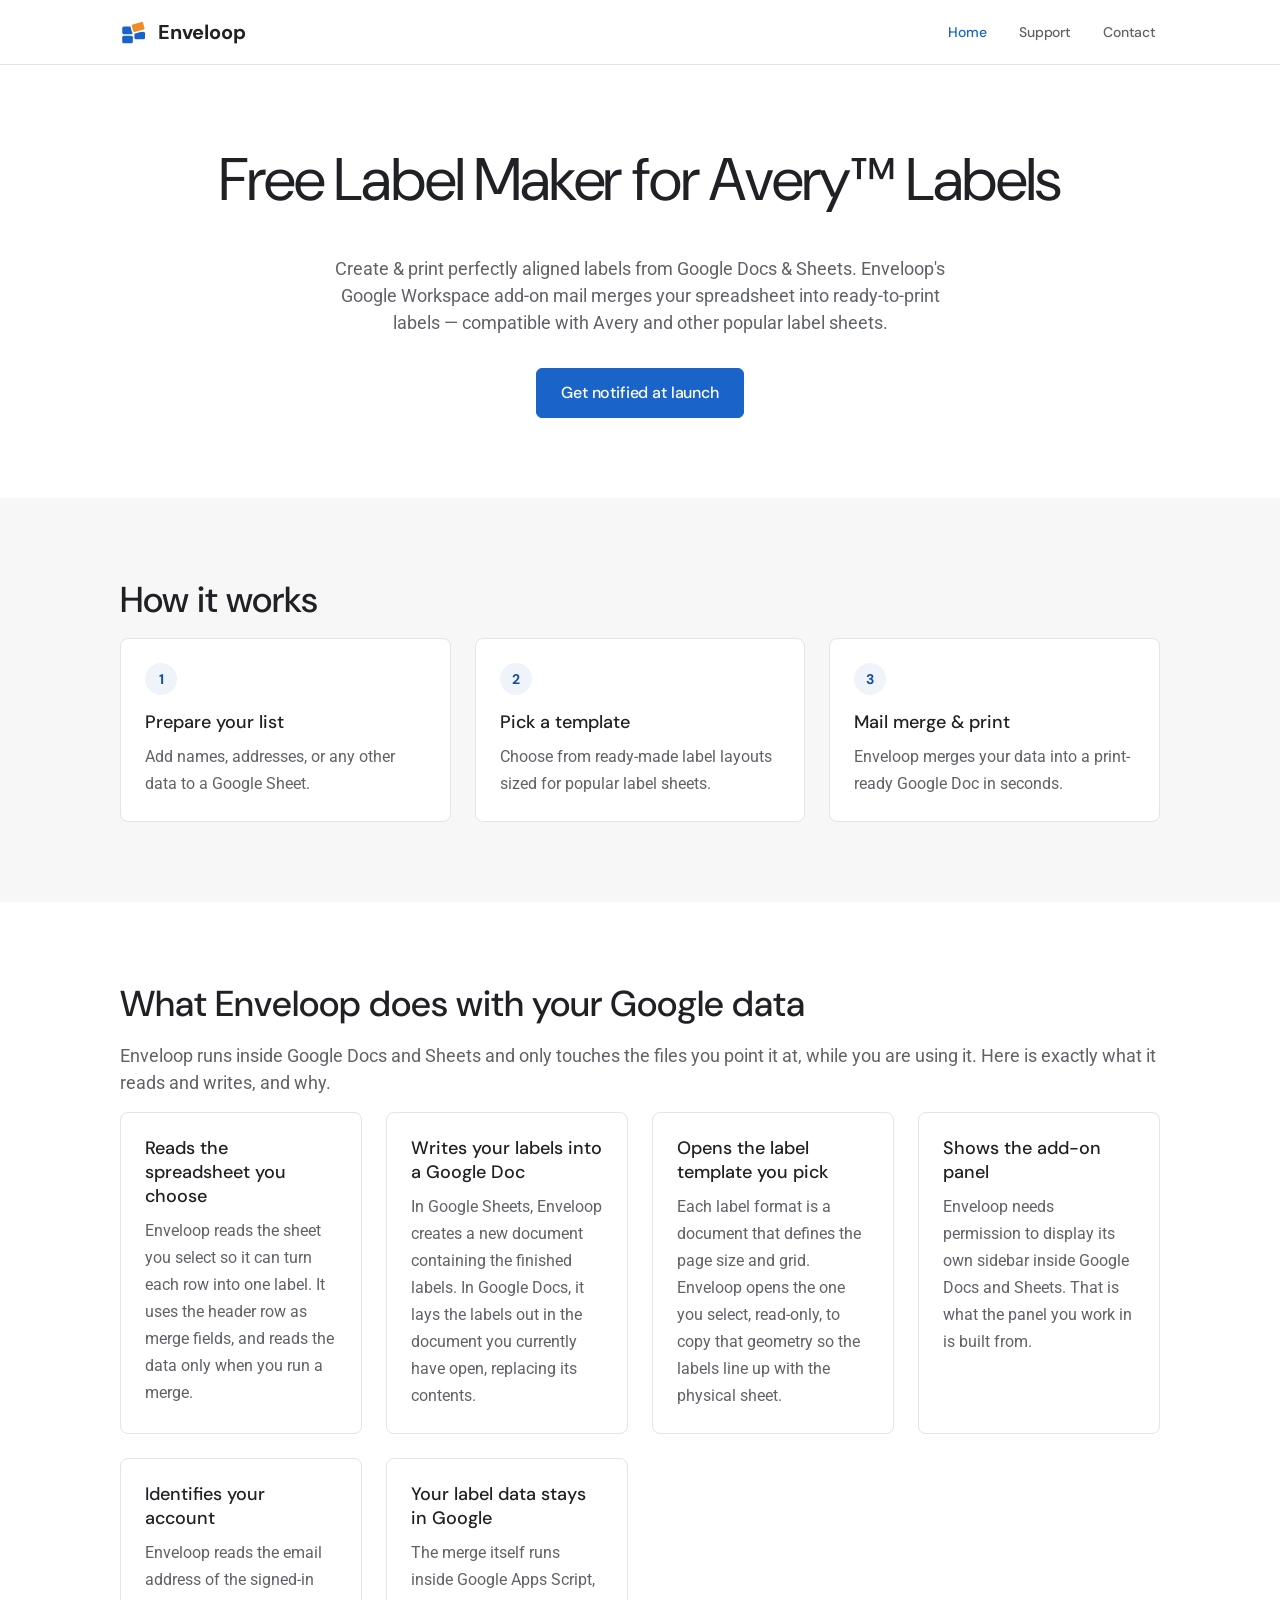
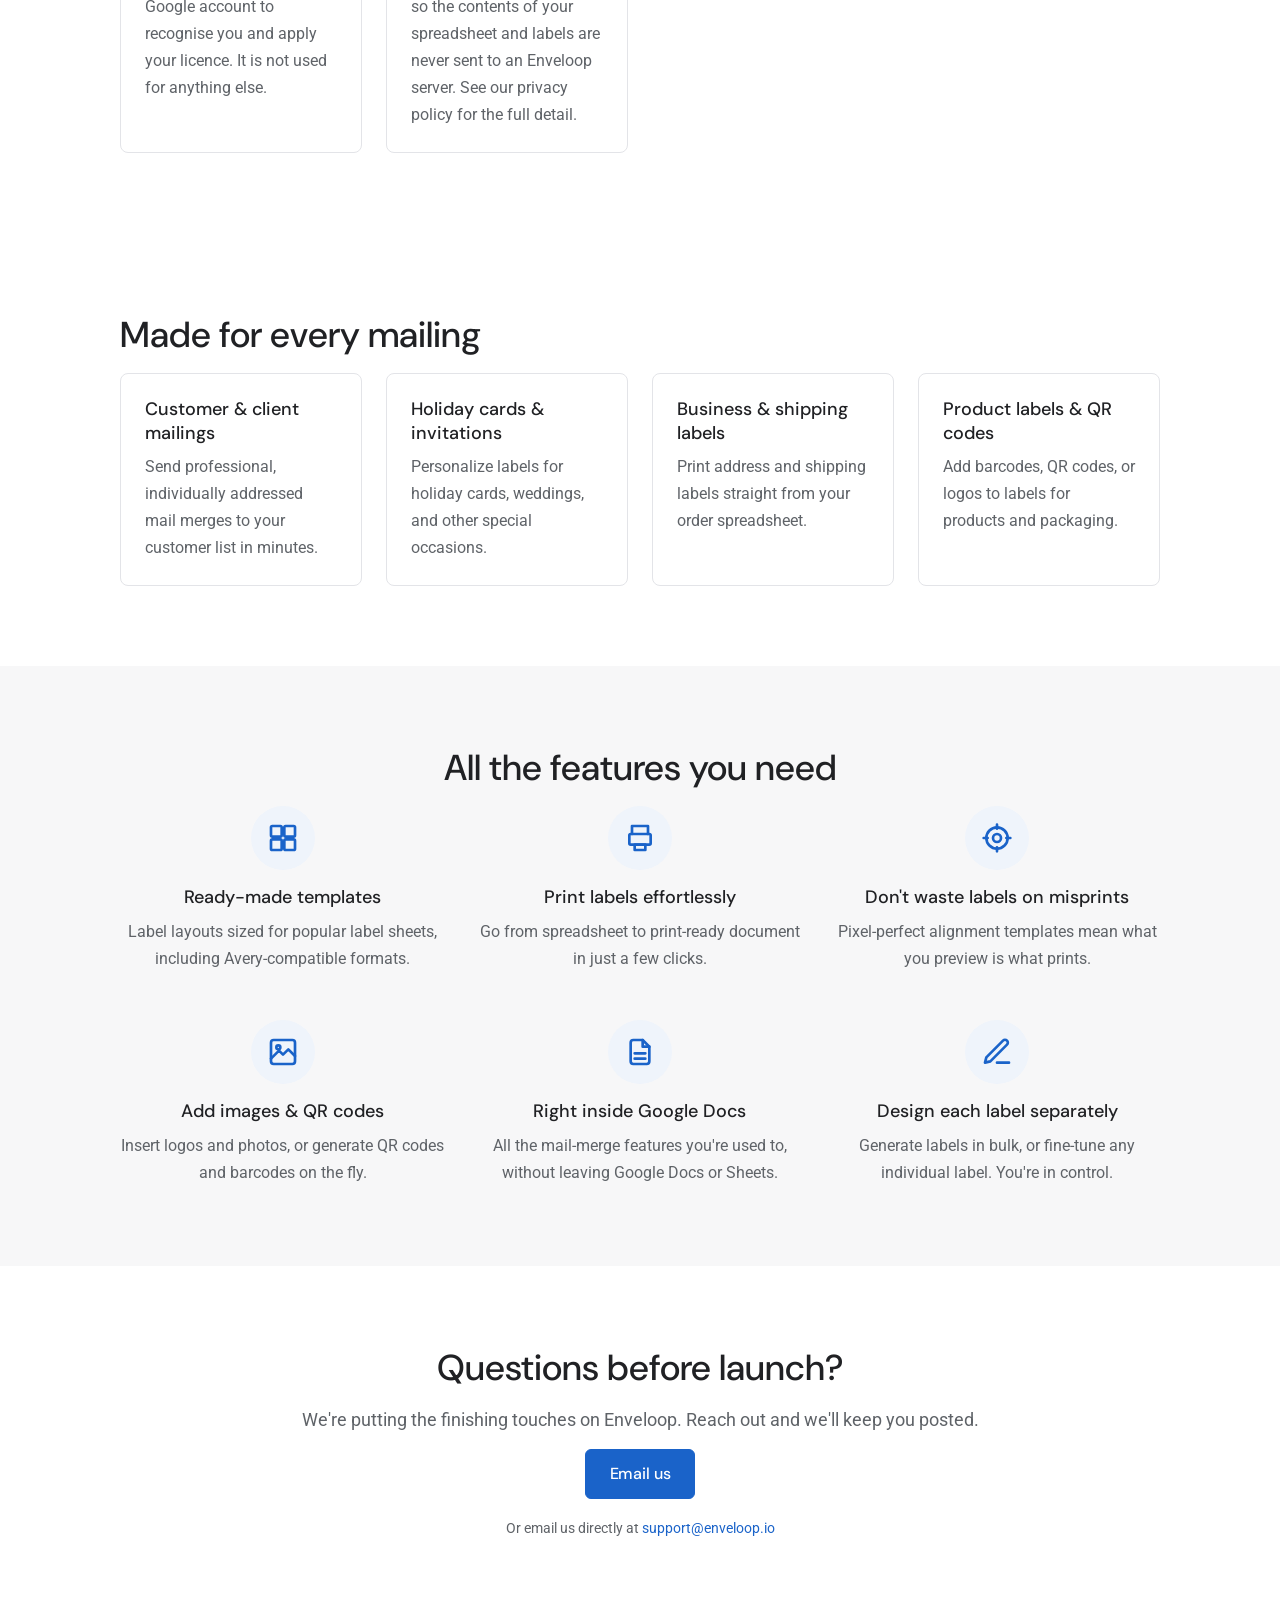
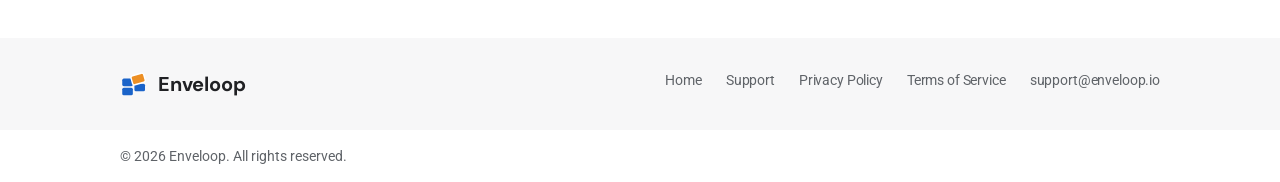
<file: index.html>
<!doctype html>
<html lang="en">
<head>
  <meta charset="UTF-8">
  <meta name="viewport" content="width=device-width, initial-scale=1">
  <title>Free Label Maker for Avery™ Labels | Enveloop</title>
  <meta name="description" content="Free Label Maker for Avery™ Labels is a Google Workspace add-on by Enveloop that mail merges your spreadsheet into perfectly aligned, ready-to-print labels. Works with Avery and other popular label sheets.">
  <meta name="application-name" content="Free Label Maker for Avery™ Labels">
  <meta property="og:site_name" content="Free Label Maker for Avery™ Labels">
  <meta property="og:title" content="Free Label Maker for Avery™ Labels | Enveloop">
  <meta property="og:description" content="Turn a Google Sheet into ready-to-print labels in minutes.">
  <meta property="og:image" content="assets/images/logo-512.png">
  <link rel="preconnect" href="https://fonts.googleapis.com">
  <link rel="preconnect" href="https://fonts.gstatic.com" crossorigin>
  <link href="https://fonts.googleapis.com/css2?family=DM+Sans:ital,opsz,wght@0,9..40,100..1000;1,9..40,100..1000&family=Roboto:ital,wght@0,100;0,300;0,400;0,500;0,700;0,900;1,100;1,300;1,400;1,500;1,700;1,900&display=swap" rel="stylesheet">
  <link rel="icon" type="image/svg+xml" href="favicon.svg">
  <link rel="icon" type="image/png" sizes="32x32" href="assets/images/logo-32.png">
  <link rel="icon" type="image/png" sizes="128x128" href="assets/images/logo-128.png">
  <link rel="apple-touch-icon" href="assets/images/logo-512.png">
  <link rel="stylesheet" href="assets/css/style.css">
</head>
<body>

  <header class="site-header">
    <div class="container header-inner">
      <a href="index.html" class="logo" aria-label="Enveloop home">
        <img src="assets/images/logo.svg" alt="" class="logo-mark" width="28" height="28">
        <span class="logo-text">Enveloop</span>
      </a>
      <nav class="nav" id="nav-menu">
        <a href="index.html" aria-current="page">Home</a>
        <a href="support.html">Support</a>
        <a href="#contact">Contact</a>
      </nav>
      <button class="nav-toggle" aria-label="Toggle navigation" aria-expanded="false" aria-controls="nav-menu">
        <svg viewBox="0 0 24 24" fill="none" stroke="#202124" stroke-width="2" stroke-linecap="round">
          <line x1="3" y1="6" x2="21" y2="6"></line>
          <line x1="3" y1="12" x2="21" y2="12"></line>
          <line x1="3" y1="18" x2="21" y2="18"></line>
        </svg>
      </button>
    </div>
  </header>

  <main>
    <section class="section hero">
      <div class="container">
        <h1>Free Label Maker for Avery™ Labels</h1>
        <p class="lede">Create &amp; print perfectly aligned labels from Google Docs &amp; Sheets. Enveloop's Google Workspace add-on mail merges your spreadsheet into ready-to-print labels — compatible with Avery and other popular label sheets.</p>
        <div class="hero-actions">
          <a class="btn btn-primary" href="mailto:support@enveloop.io?subject=Notify%20me%20when%20Enveloop%20launches">Get notified at launch</a>
        </div>
      </div>
    </section>

    <section class="section section-alt">
      <div class="container">
        <h2>How it works</h2>
        <div class="steps">
          <div class="step-card">
            <span class="step-number">1</span>
            <h3>Prepare your list</h3>
            <p>Add names, addresses, or any other data to a Google Sheet.</p>
          </div>
          <div class="step-card">
            <span class="step-number">2</span>
            <h3>Pick a template</h3>
            <p>Choose from ready-made label layouts sized for popular label sheets.</p>
          </div>
          <div class="step-card">
            <span class="step-number">3</span>
            <h3>Mail merge &amp; print</h3>
            <p>Enveloop merges your data into a print-ready Google Doc in seconds.</p>
          </div>
        </div>
      </div>
    </section>

    <section id="data-use" class="section">
      <div class="container">
        <h2>What Enveloop does with your Google data</h2>
        <p class="lede">Enveloop runs inside Google Docs and Sheets and only touches the files you point it at, while you are using it. Here is exactly what it reads and writes, and why.</p>
        <div class="features-grid">
          <div class="feature-card">
            <h3>Reads the spreadsheet you choose</h3>
            <p>Enveloop reads the sheet you select so it can turn each row into one label. It uses the header row as merge fields, and reads the data only when you run a merge.</p>
          </div>
          <div class="feature-card">
            <h3>Writes your labels into a Google Doc</h3>
            <p>In Google Sheets, Enveloop creates a new document containing the finished labels. In Google Docs, it lays the labels out in the document you currently have open, replacing its contents.</p>
          </div>
          <div class="feature-card">
            <h3>Opens the label template you pick</h3>
            <p>Each label format is a document that defines the page size and grid. Enveloop opens the one you select, read-only, to copy that geometry so the labels line up with the physical sheet.</p>
          </div>
          <div class="feature-card">
            <h3>Shows the add-on panel</h3>
            <p>Enveloop needs permission to display its own sidebar inside Google Docs and Sheets. That is what the panel you work in is built from.</p>
          </div>
          <div class="feature-card">
            <h3>Identifies your account</h3>
            <p>Enveloop reads the email address of the signed-in Google account to recognise you and apply your licence. It is not used for anything else.</p>
          </div>
          <div class="feature-card">
            <h3>Your label data stays in Google</h3>
            <p>The merge itself runs inside Google Apps Script, so the contents of your spreadsheet and labels are never sent to an Enveloop server. See our <a href="https://enveloop.io/privacy-policy.html">privacy policy</a> for the full detail.</p>
          </div>
        </div>
      </div>
    </section>

    <section class="section">
      <div class="container">
        <h2>Made for every mailing</h2>
        <div class="features-grid">
          <div class="feature-card">
            <h3>Customer &amp; client mailings</h3>
            <p>Send professional, individually addressed mail merges to your customer list in minutes.</p>
          </div>
          <div class="feature-card">
            <h3>Holiday cards &amp; invitations</h3>
            <p>Personalize labels for holiday cards, weddings, and other special occasions.</p>
          </div>
          <div class="feature-card">
            <h3>Business &amp; shipping labels</h3>
            <p>Print address and shipping labels straight from your order spreadsheet.</p>
          </div>
          <div class="feature-card">
            <h3>Product labels &amp; QR codes</h3>
            <p>Add barcodes, QR codes, or logos to labels for products and packaging.</p>
          </div>
        </div>
      </div>
    </section>

    <section class="section section-alt icon-features-section">
      <div class="container">
        <h2>All the features you need</h2>
        <div class="icon-features">
          <div class="icon-feature-item">
            <div class="feature-icon-badge">
              <svg viewBox="0 0 24 24" fill="none" stroke="currentColor" stroke-width="2" stroke-linecap="round" stroke-linejoin="round" aria-hidden="true">
                <rect x="3" y="3" width="8" height="8" rx="1"></rect>
                <rect x="13" y="3" width="8" height="8" rx="1"></rect>
                <rect x="3" y="13" width="8" height="8" rx="1"></rect>
                <rect x="13" y="13" width="8" height="8" rx="1"></rect>
              </svg>
            </div>
            <h3>Ready-made templates</h3>
            <p>Label layouts sized for popular label sheets, including Avery-compatible formats.</p>
          </div>
          <div class="icon-feature-item">
            <div class="feature-icon-badge">
              <svg viewBox="0 0 24 24" fill="none" stroke="currentColor" stroke-width="2" stroke-linecap="round" stroke-linejoin="round" aria-hidden="true">
                <path d="M6 9V3h12v6"></path>
                <rect x="4" y="9" width="16" height="8" rx="1"></rect>
                <path d="M8 17h8v4H8z"></path>
              </svg>
            </div>
            <h3>Print labels effortlessly</h3>
            <p>Go from spreadsheet to print-ready document in just a few clicks.</p>
          </div>
          <div class="icon-feature-item">
            <div class="feature-icon-badge">
              <svg viewBox="0 0 24 24" fill="none" stroke="currentColor" stroke-width="2" stroke-linecap="round" stroke-linejoin="round" aria-hidden="true">
                <circle cx="12" cy="12" r="8"></circle>
                <circle cx="12" cy="12" r="3"></circle>
                <path d="M12 2v3M12 19v3M2 12h3M19 12h3"></path>
              </svg>
            </div>
            <h3>Don't waste labels on misprints</h3>
            <p>Pixel-perfect alignment templates mean what you preview is what prints.</p>
          </div>
          <div class="icon-feature-item">
            <div class="feature-icon-badge">
              <svg viewBox="0 0 24 24" fill="none" stroke="currentColor" stroke-width="2" stroke-linecap="round" stroke-linejoin="round" aria-hidden="true">
                <rect x="3" y="3" width="18" height="18" rx="2"></rect>
                <circle cx="8.5" cy="8.5" r="1.5"></circle>
                <path d="M21 15l-5-5-4 4-3-3-6 6"></path>
              </svg>
            </div>
            <h3>Add images &amp; QR codes</h3>
            <p>Insert logos and photos, or generate QR codes and barcodes on the fly.</p>
          </div>
          <div class="icon-feature-item">
            <div class="feature-icon-badge">
              <svg viewBox="0 0 24 24" fill="none" stroke="currentColor" stroke-width="2" stroke-linecap="round" stroke-linejoin="round" aria-hidden="true">
                <path d="M7 3h7l5 5v11a2 2 0 0 1-2 2H7a2 2 0 0 1-2-2V5a2 2 0 0 1 2-2z"></path>
                <path d="M14 3v5h5"></path>
                <path d="M8 13h8M8 17h8"></path>
              </svg>
            </div>
            <h3>Right inside Google Docs</h3>
            <p>All the mail-merge features you're used to, without leaving Google Docs or Sheets.</p>
          </div>
          <div class="icon-feature-item">
            <div class="feature-icon-badge">
              <svg viewBox="0 0 24 24" fill="none" stroke="currentColor" stroke-width="2" stroke-linecap="round" stroke-linejoin="round" aria-hidden="true">
                <path d="M12 20h9"></path>
                <path d="M16.5 3.5a2.1 2.1 0 0 1 3 3L7 19l-4 1 1-4 12.5-12.5z"></path>
              </svg>
            </div>
            <h3>Design each label separately</h3>
            <p>Generate labels in bulk, or fine-tune any individual label. You're in control.</p>
          </div>
        </div>
      </div>
    </section>

    <section id="contact" class="section contact-section">
      <div class="container">
        <h2>Questions before launch?</h2>
        <p>We're putting the finishing touches on Enveloop. Reach out and we'll keep you posted.</p>
        <a class="btn btn-primary" href="mailto:support@enveloop.io?subject=Enveloop%20Inquiry">Email us</a>
        <p class="email-fallback">Or email us directly at <a href="mailto:support@enveloop.io">support@enveloop.io</a></p>
      </div>
    </section>
  </main>

  <footer>
    <div class="footer-top">
      <div class="container footer-top-inner">
        <div class="footer-brand">
          <a href="index.html" class="logo" aria-label="Enveloop home">
            <img src="assets/images/logo.svg" alt="" class="logo-mark" width="28" height="28">
            <span class="logo-text">Enveloop</span>
          </a>
        </div>
        <nav class="footer-nav">
          <a href="index.html">Home</a>
          <a href="support.html">Support</a>
          <a href="https://enveloop.io/privacy-policy.html">Privacy Policy</a>
          <a href="https://enveloop.io/terms-of-service.html">Terms of Service</a>
          <a href="mailto:support@enveloop.io" class="email-link">support@enveloop.io</a>
        </nav>
      </div>
    </div>
    <div class="footer-bottom">
      <div class="container">
        <p>&copy; 2026 Enveloop. All rights reserved.</p>
      </div>
    </div>
  </footer>

  <script src="assets/js/main.js" defer></script>
</body>
</html>
</file>
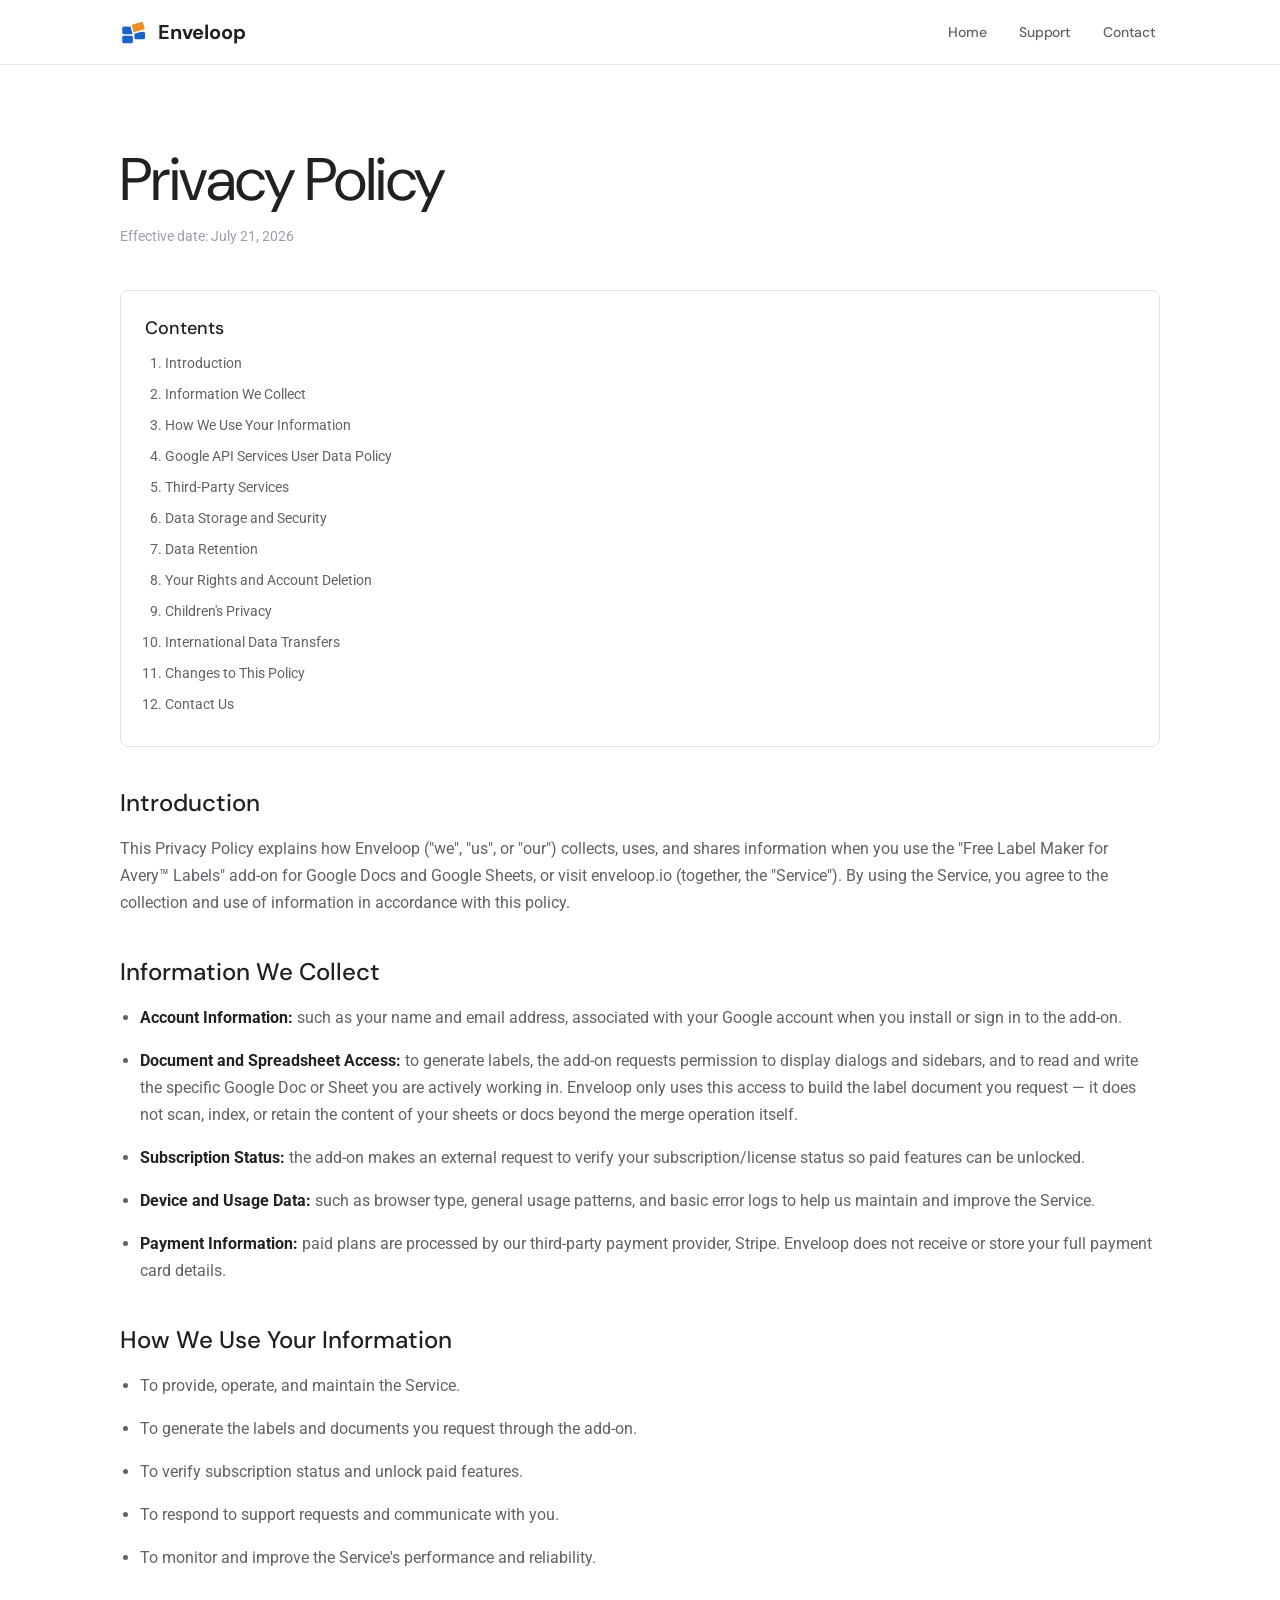
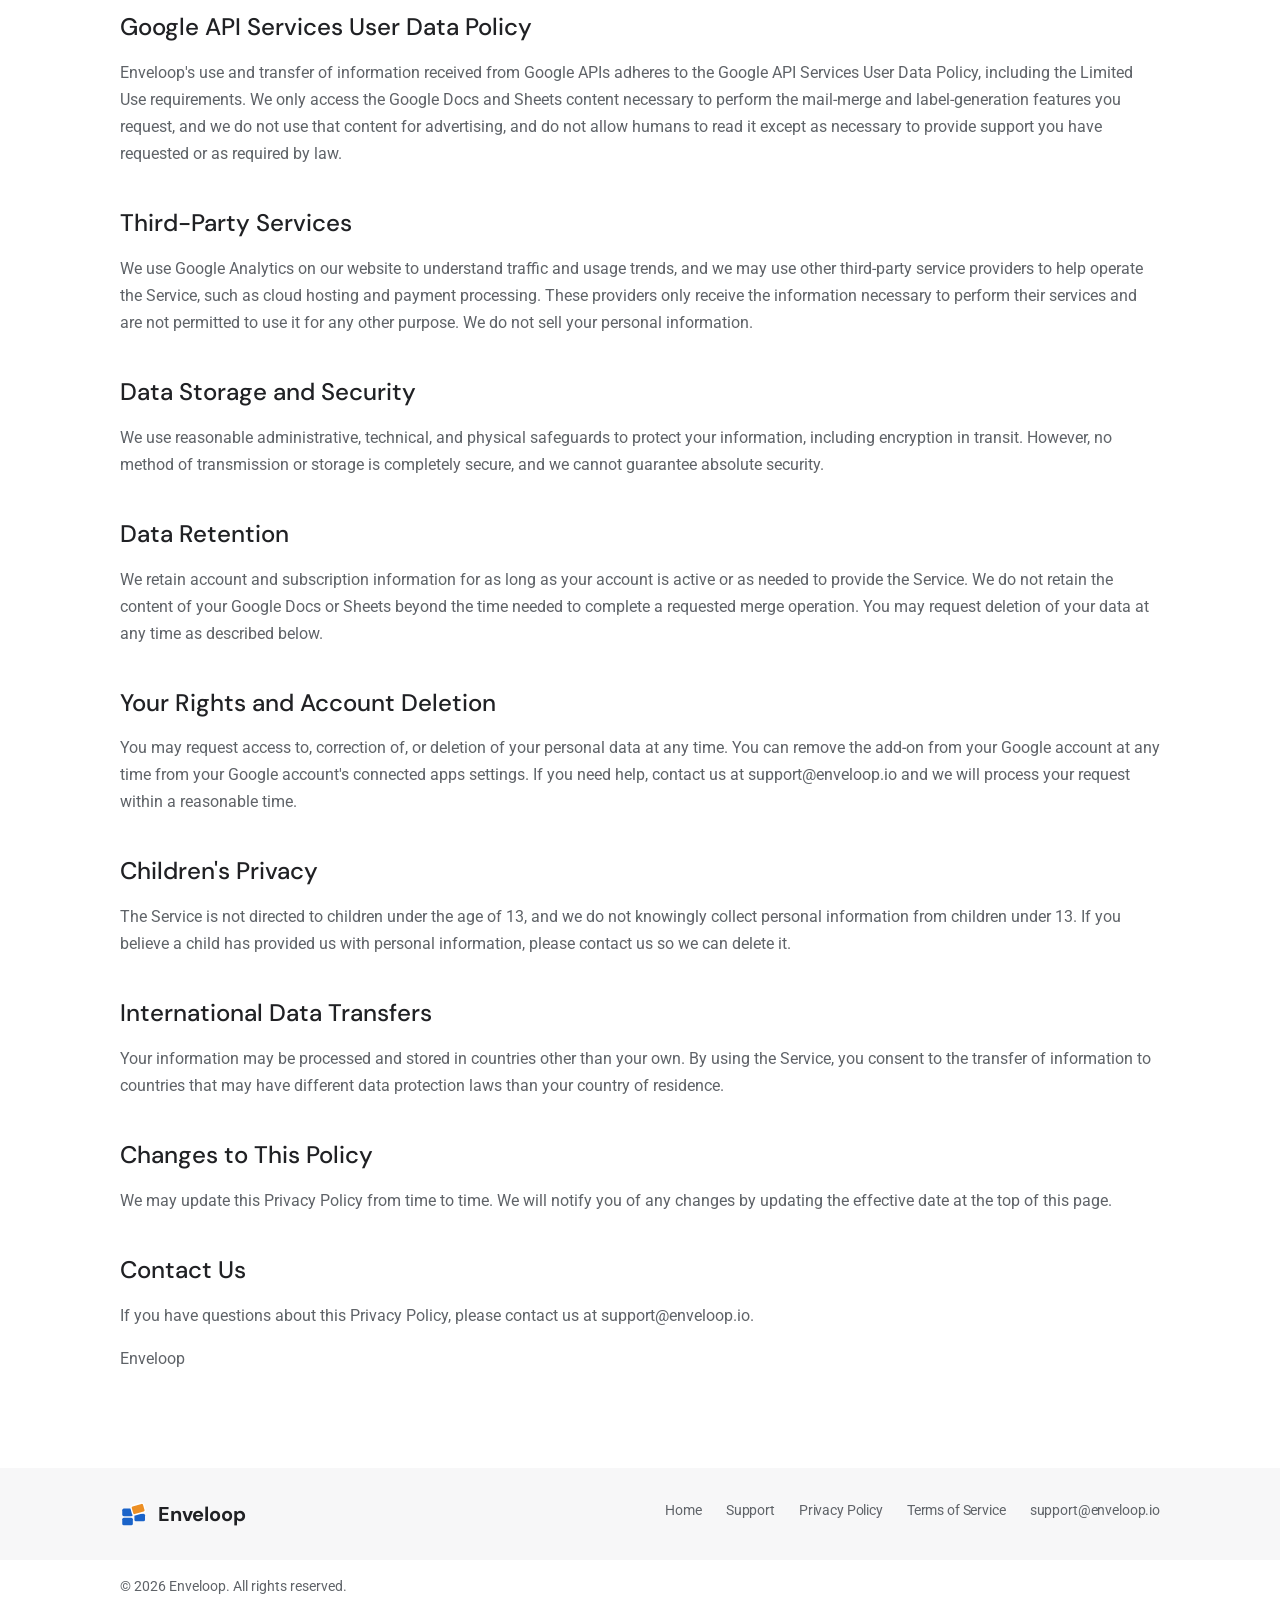
<file: privacy-policy.html>
<!doctype html>
<html lang="en">
<head>
  <meta charset="UTF-8">
  <meta name="viewport" content="width=device-width, initial-scale=1">
  <title>Privacy Policy | Free Label Maker for Avery™ Labels</title>
  <meta name="description" content="Privacy Policy for Free Label Maker for Avery™ Labels, the Enveloop Google Workspace add-on: what data we collect, how we use it, and how you can request deletion of your data.">
  <meta name="application-name" content="Free Label Maker for Avery™ Labels">
  <link rel="preconnect" href="https://fonts.googleapis.com">
  <link rel="preconnect" href="https://fonts.gstatic.com" crossorigin>
  <link href="https://fonts.googleapis.com/css2?family=DM+Sans:ital,opsz,wght@0,9..40,100..1000;1,9..40,100..1000&family=Roboto:ital,wght@0,100;0,300;0,400;0,500;0,700;0,900;1,100;1,300;1,400;1,500;1,700;1,900&display=swap" rel="stylesheet">
  <link rel="icon" type="image/svg+xml" href="favicon.svg">
  <link rel="icon" type="image/png" sizes="32x32" href="assets/images/logo-32.png">
  <link rel="icon" type="image/png" sizes="128x128" href="assets/images/logo-128.png">
  <link rel="apple-touch-icon" href="assets/images/logo-512.png">
  <link rel="stylesheet" href="assets/css/style.css">
</head>
<body>

  <header class="site-header">
    <div class="container header-inner">
      <a href="index.html" class="logo" aria-label="Enveloop home">
        <img src="assets/images/logo.svg" alt="" class="logo-mark" width="28" height="28">
        <span class="logo-text">Enveloop</span>
      </a>
      <nav class="nav" id="nav-menu">
        <a href="index.html">Home</a>
        <a href="support.html">Support</a>
        <a href="index.html#contact">Contact</a>
      </nav>
      <button class="nav-toggle" aria-label="Toggle navigation" aria-expanded="false" aria-controls="nav-menu">
        <svg viewBox="0 0 24 24" fill="none" stroke="#202124" stroke-width="2" stroke-linecap="round">
          <line x1="3" y1="6" x2="21" y2="6"></line>
          <line x1="3" y1="12" x2="21" y2="12"></line>
          <line x1="3" y1="18" x2="21" y2="18"></line>
        </svg>
      </button>
    </div>
  </header>

  <main class="section legal-page">
    <div class="container">
      <h1>Privacy Policy</h1>
      <p class="effective-date">Effective date: July 21, 2026</p>

      <nav class="legal-toc" aria-label="Table of contents">
        <p>Contents</p>
        <ol>
          <li><a href="#introduction">Introduction</a></li>
          <li><a href="#information-we-collect">Information We Collect</a></li>
          <li><a href="#how-we-use-information">How We Use Your Information</a></li>
          <li><a href="#google-api-services">Google API Services User Data Policy</a></li>
          <li><a href="#third-party-services">Third-Party Services</a></li>
          <li><a href="#data-storage-security">Data Storage and Security</a></li>
          <li><a href="#data-retention">Data Retention</a></li>
          <li><a href="#your-rights">Your Rights and Account Deletion</a></li>
          <li><a href="#childrens-privacy">Children's Privacy</a></li>
          <li><a href="#international-transfers">International Data Transfers</a></li>
          <li><a href="#changes">Changes to This Policy</a></li>
          <li><a href="#contact">Contact Us</a></li>
        </ol>
      </nav>

      <article class="legal-content">
        <h2 id="introduction">Introduction</h2>
        <p>This Privacy Policy explains how Enveloop ("we", "us", or "our") collects, uses, and shares information when you use the "Free Label Maker for Avery™ Labels" add-on for Google Docs and Google Sheets, or visit enveloop.io (together, the "Service"). By using the Service, you agree to the collection and use of information in accordance with this policy.</p>

        <h2 id="information-we-collect">Information We Collect</h2>
        <ul>
          <li><strong>Account Information:</strong> such as your name and email address, associated with your Google account when you install or sign in to the add-on.</li>
          <li><strong>Document and Spreadsheet Access:</strong> to generate labels, the add-on requests permission to display dialogs and sidebars, and to read and write the specific Google Doc or Sheet you are actively working in. Enveloop only uses this access to build the label document you request — it does not scan, index, or retain the content of your sheets or docs beyond the merge operation itself.</li>
          <li><strong>Subscription Status:</strong> the add-on makes an external request to verify your subscription/license status so paid features can be unlocked.</li>
          <li><strong>Device and Usage Data:</strong> such as browser type, general usage patterns, and basic error logs to help us maintain and improve the Service.</li>
          <li><strong>Payment Information:</strong> paid plans are processed by our third-party payment provider, Stripe. Enveloop does not receive or store your full payment card details.</li>
        </ul>

        <h2 id="how-we-use-information">How We Use Your Information</h2>
        <ul>
          <li>To provide, operate, and maintain the Service.</li>
          <li>To generate the labels and documents you request through the add-on.</li>
          <li>To verify subscription status and unlock paid features.</li>
          <li>To respond to support requests and communicate with you.</li>
          <li>To monitor and improve the Service's performance and reliability.</li>
        </ul>

        <h2 id="google-api-services">Google API Services User Data Policy</h2>
        <p>Enveloop's use and transfer of information received from Google APIs adheres to the <a href="https://developers.google.com/terms/api-services-user-data-policy" target="_blank" rel="noopener">Google API Services User Data Policy</a>, including the Limited Use requirements. We only access the Google Docs and Sheets content necessary to perform the mail-merge and label-generation features you request, and we do not use that content for advertising, and do not allow humans to read it except as necessary to provide support you have requested or as required by law.</p>

        <h2 id="third-party-services">Third-Party Services</h2>
        <p>We use Google Analytics on our website to understand traffic and usage trends, and we may use other third-party service providers to help operate the Service, such as cloud hosting and payment processing. These providers only receive the information necessary to perform their services and are not permitted to use it for any other purpose. We do not sell your personal information.</p>

        <h2 id="data-storage-security">Data Storage and Security</h2>
        <p>We use reasonable administrative, technical, and physical safeguards to protect your information, including encryption in transit. However, no method of transmission or storage is completely secure, and we cannot guarantee absolute security.</p>

        <h2 id="data-retention">Data Retention</h2>
        <p>We retain account and subscription information for as long as your account is active or as needed to provide the Service. We do not retain the content of your Google Docs or Sheets beyond the time needed to complete a requested merge operation. You may request deletion of your data at any time as described below.</p>

        <h2 id="your-rights">Your Rights and Account Deletion</h2>
        <p>You may request access to, correction of, or deletion of your personal data at any time. You can remove the add-on from your Google account at any time from your Google account's connected apps settings. If you need help, contact us at <a href="mailto:support@enveloop.io">support@enveloop.io</a> and we will process your request within a reasonable time.</p>

        <h2 id="childrens-privacy">Children's Privacy</h2>
        <p>The Service is not directed to children under the age of 13, and we do not knowingly collect personal information from children under 13. If you believe a child has provided us with personal information, please contact us so we can delete it.</p>

        <h2 id="international-transfers">International Data Transfers</h2>
        <p>Your information may be processed and stored in countries other than your own. By using the Service, you consent to the transfer of information to countries that may have different data protection laws than your country of residence.</p>

        <h2 id="changes">Changes to This Policy</h2>
        <p>We may update this Privacy Policy from time to time. We will notify you of any changes by updating the effective date at the top of this page.</p>

        <h2 id="contact">Contact Us</h2>
        <p>If you have questions about this Privacy Policy, please contact us at <a href="mailto:support@enveloop.io">support@enveloop.io</a>.</p>
        <p>Enveloop</p>
      </article>
    </div>
  </main>

  <footer>
    <div class="footer-top">
      <div class="container footer-top-inner">
        <div class="footer-brand">
          <a href="index.html" class="logo" aria-label="Enveloop home">
            <img src="assets/images/logo.svg" alt="" class="logo-mark" width="28" height="28">
            <span class="logo-text">Enveloop</span>
          </a>
        </div>
        <nav class="footer-nav">
          <a href="index.html">Home</a>
          <a href="support.html">Support</a>
          <a href="https://enveloop.io/privacy-policy.html">Privacy Policy</a>
          <a href="https://enveloop.io/terms-of-service.html">Terms of Service</a>
          <a href="mailto:support@enveloop.io" class="email-link">support@enveloop.io</a>
        </nav>
      </div>
    </div>
    <div class="footer-bottom">
      <div class="container">
        <p>&copy; 2026 Enveloop. All rights reserved.</p>
      </div>
    </div>
  </footer>

  <script src="assets/js/main.js" defer></script>
</body>
</html>
</file>
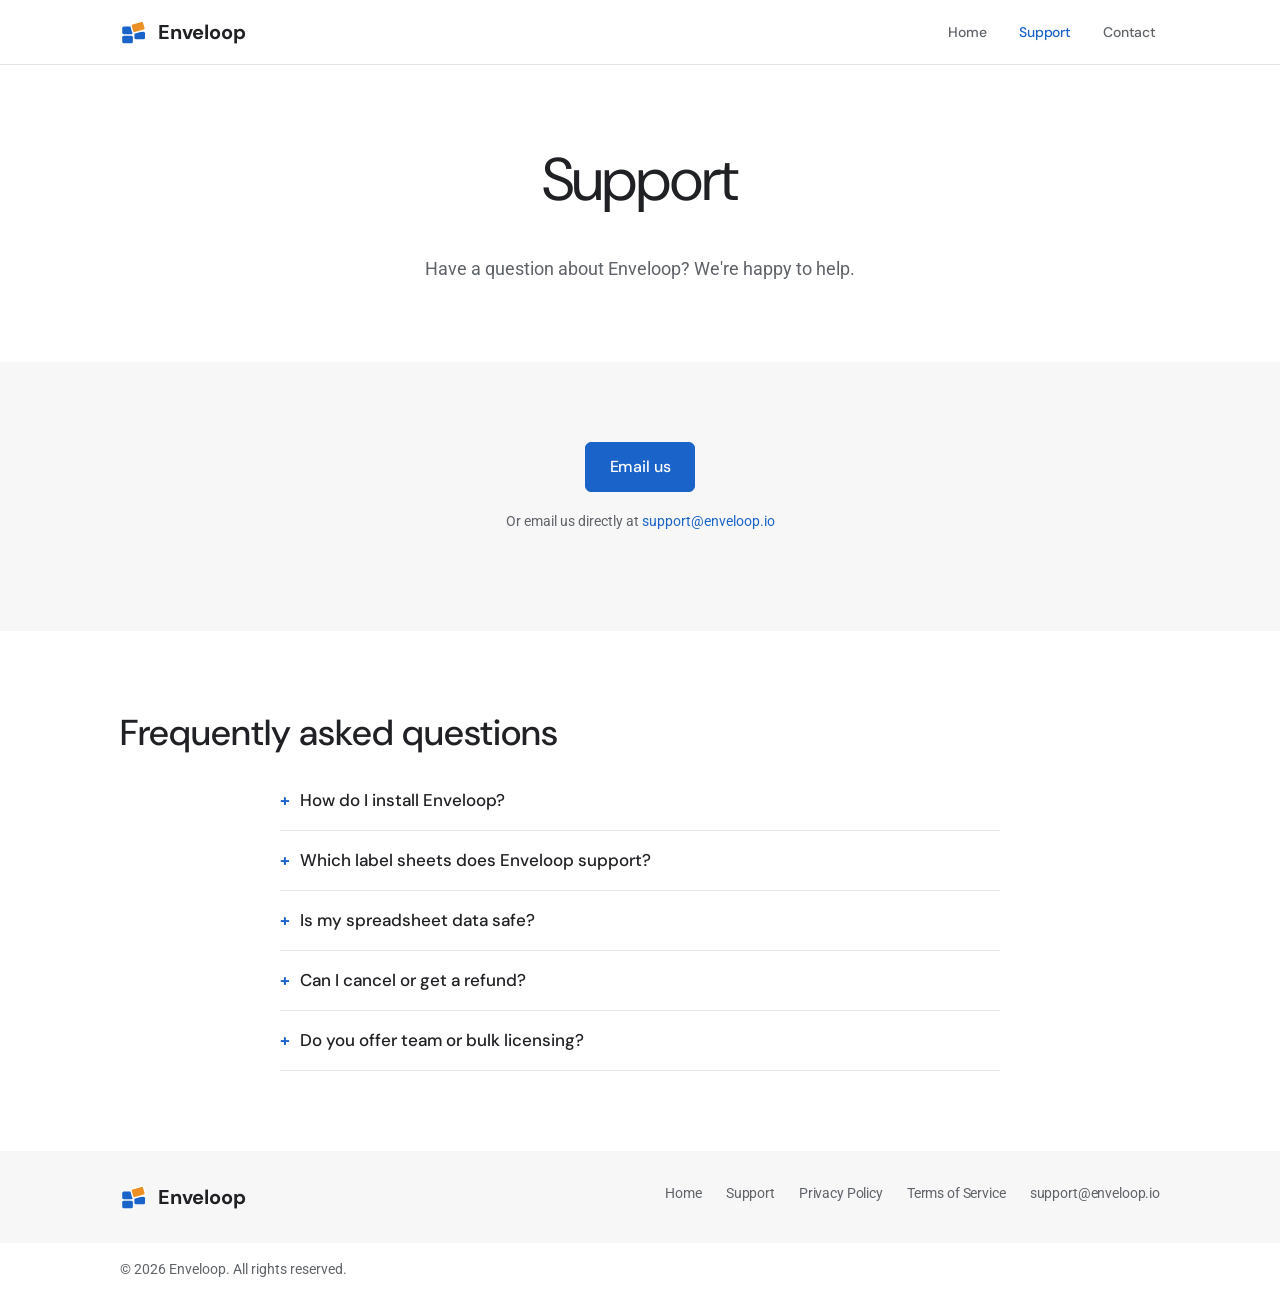
<file: support.html>
<!doctype html>
<html lang="en">
<head>
  <meta charset="UTF-8">
  <meta name="viewport" content="width=device-width, initial-scale=1">
  <title>Support | Free Label Maker for Avery™ Labels</title>
  <meta name="description" content="Get help with Free Label Maker for Avery™ Labels, the Enveloop add-on: contact support or browse frequently asked questions about installation, label templates, data privacy, and billing.">
  <meta name="application-name" content="Free Label Maker for Avery™ Labels">
  <link rel="preconnect" href="https://fonts.googleapis.com">
  <link rel="preconnect" href="https://fonts.gstatic.com" crossorigin>
  <link href="https://fonts.googleapis.com/css2?family=DM+Sans:ital,opsz,wght@0,9..40,100..1000;1,9..40,100..1000&family=Roboto:ital,wght@0,100;0,300;0,400;0,500;0,700;0,900;1,100;1,300;1,400;1,500;1,700;1,900&display=swap" rel="stylesheet">
  <link rel="icon" type="image/svg+xml" href="favicon.svg">
  <link rel="icon" type="image/png" sizes="32x32" href="assets/images/logo-32.png">
  <link rel="icon" type="image/png" sizes="128x128" href="assets/images/logo-128.png">
  <link rel="apple-touch-icon" href="assets/images/logo-512.png">
  <link rel="stylesheet" href="assets/css/style.css">
</head>
<body>

  <header class="site-header">
    <div class="container header-inner">
      <a href="index.html" class="logo" aria-label="Enveloop home">
        <img src="assets/images/logo.svg" alt="" class="logo-mark" width="28" height="28">
        <span class="logo-text">Enveloop</span>
      </a>
      <nav class="nav" id="nav-menu">
        <a href="index.html">Home</a>
        <a href="support.html" aria-current="page">Support</a>
        <a href="index.html#contact">Contact</a>
      </nav>
      <button class="nav-toggle" aria-label="Toggle navigation" aria-expanded="false" aria-controls="nav-menu">
        <svg viewBox="0 0 24 24" fill="none" stroke="#202124" stroke-width="2" stroke-linecap="round">
          <line x1="3" y1="6" x2="21" y2="6"></line>
          <line x1="3" y1="12" x2="21" y2="12"></line>
          <line x1="3" y1="18" x2="21" y2="18"></line>
        </svg>
      </button>
    </div>
  </header>

  <main>
    <section class="section page-header">
      <div class="container">
        <h1>Support</h1>
        <p class="lede">Have a question about Enveloop? We're happy to help.</p>
      </div>
    </section>

    <section class="section section-alt contact-section">
      <div class="container">
        <a class="btn btn-primary" href="mailto:support@enveloop.io?subject=Enveloop%20Support">Email us</a>
        <p class="email-fallback">Or email us directly at <a href="mailto:support@enveloop.io">support@enveloop.io</a></p>
      </div>
    </section>

    <section class="section">
      <div class="container">
        <h2>Frequently asked questions</h2>
        <div class="faq">
          <details class="faq-item">
            <summary>How do I install Enveloop?</summary>
            <p>Enveloop will be available to install directly from within Google Docs or Sheets. We're finishing up before launch — reach out and we'll let you know as soon as it's ready.</p>
          </details>
          <details class="faq-item">
            <summary>Which label sheets does Enveloop support?</summary>
            <p>Enveloop is designed to work with popular label sheet formats, including many Avery-compatible sizes. We're expanding template coverage ahead of launch.</p>
          </details>
          <details class="faq-item">
            <summary>Is my spreadsheet data safe?</summary>
            <p>Enveloop only accesses the document and spreadsheet data needed to generate your labels. We do not store or share the content of your sheets. See our <a href="https://enveloop.io/privacy-policy.html">Privacy Policy</a> for details.</p>
          </details>
          <details class="faq-item">
            <summary>Can I cancel or get a refund?</summary>
            <p>Yes — contact <a href="mailto:support@enveloop.io">support@enveloop.io</a> within 30 days of purchase and we'll process a refund per our <a href="terms-of-service.html#payments">Terms of Service</a>.</p>
          </details>
          <details class="faq-item">
            <summary>Do you offer team or bulk licensing?</summary>
            <p>Yes, contact <a href="mailto:support@enveloop.io?subject=Team%20licensing">support@enveloop.io</a> and we'll set up licensing for your team.</p>
          </details>
        </div>
      </div>
    </section>
  </main>

  <footer>
    <div class="footer-top">
      <div class="container footer-top-inner">
        <div class="footer-brand">
          <a href="index.html" class="logo" aria-label="Enveloop home">
            <img src="assets/images/logo.svg" alt="" class="logo-mark" width="28" height="28">
            <span class="logo-text">Enveloop</span>
          </a>
        </div>
        <nav class="footer-nav">
          <a href="index.html">Home</a>
          <a href="support.html">Support</a>
          <a href="https://enveloop.io/privacy-policy.html">Privacy Policy</a>
          <a href="https://enveloop.io/terms-of-service.html">Terms of Service</a>
          <a href="mailto:support@enveloop.io" class="email-link">support@enveloop.io</a>
        </nav>
      </div>
    </div>
    <div class="footer-bottom">
      <div class="container">
        <p>&copy; 2026 Enveloop. All rights reserved.</p>
      </div>
    </div>
  </footer>

  <script src="assets/js/main.js" defer></script>
</body>
</html>
</file>
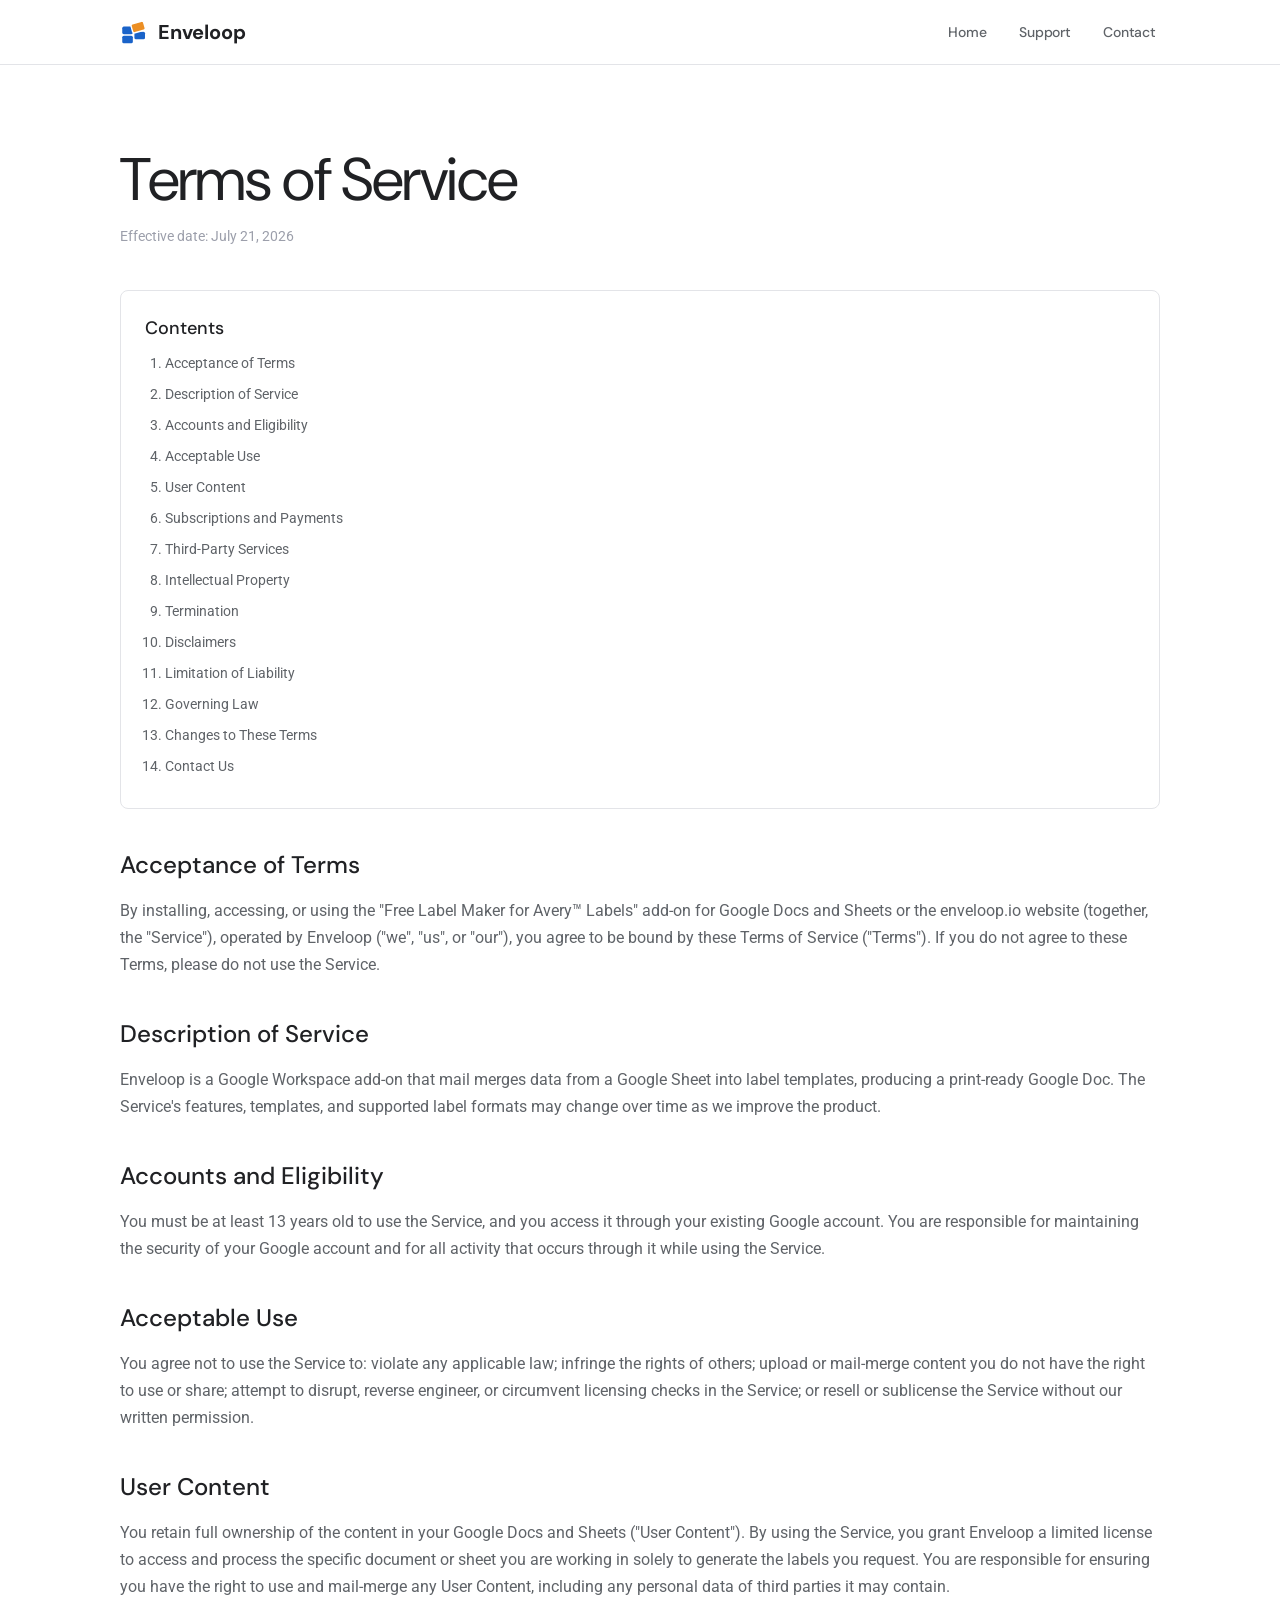
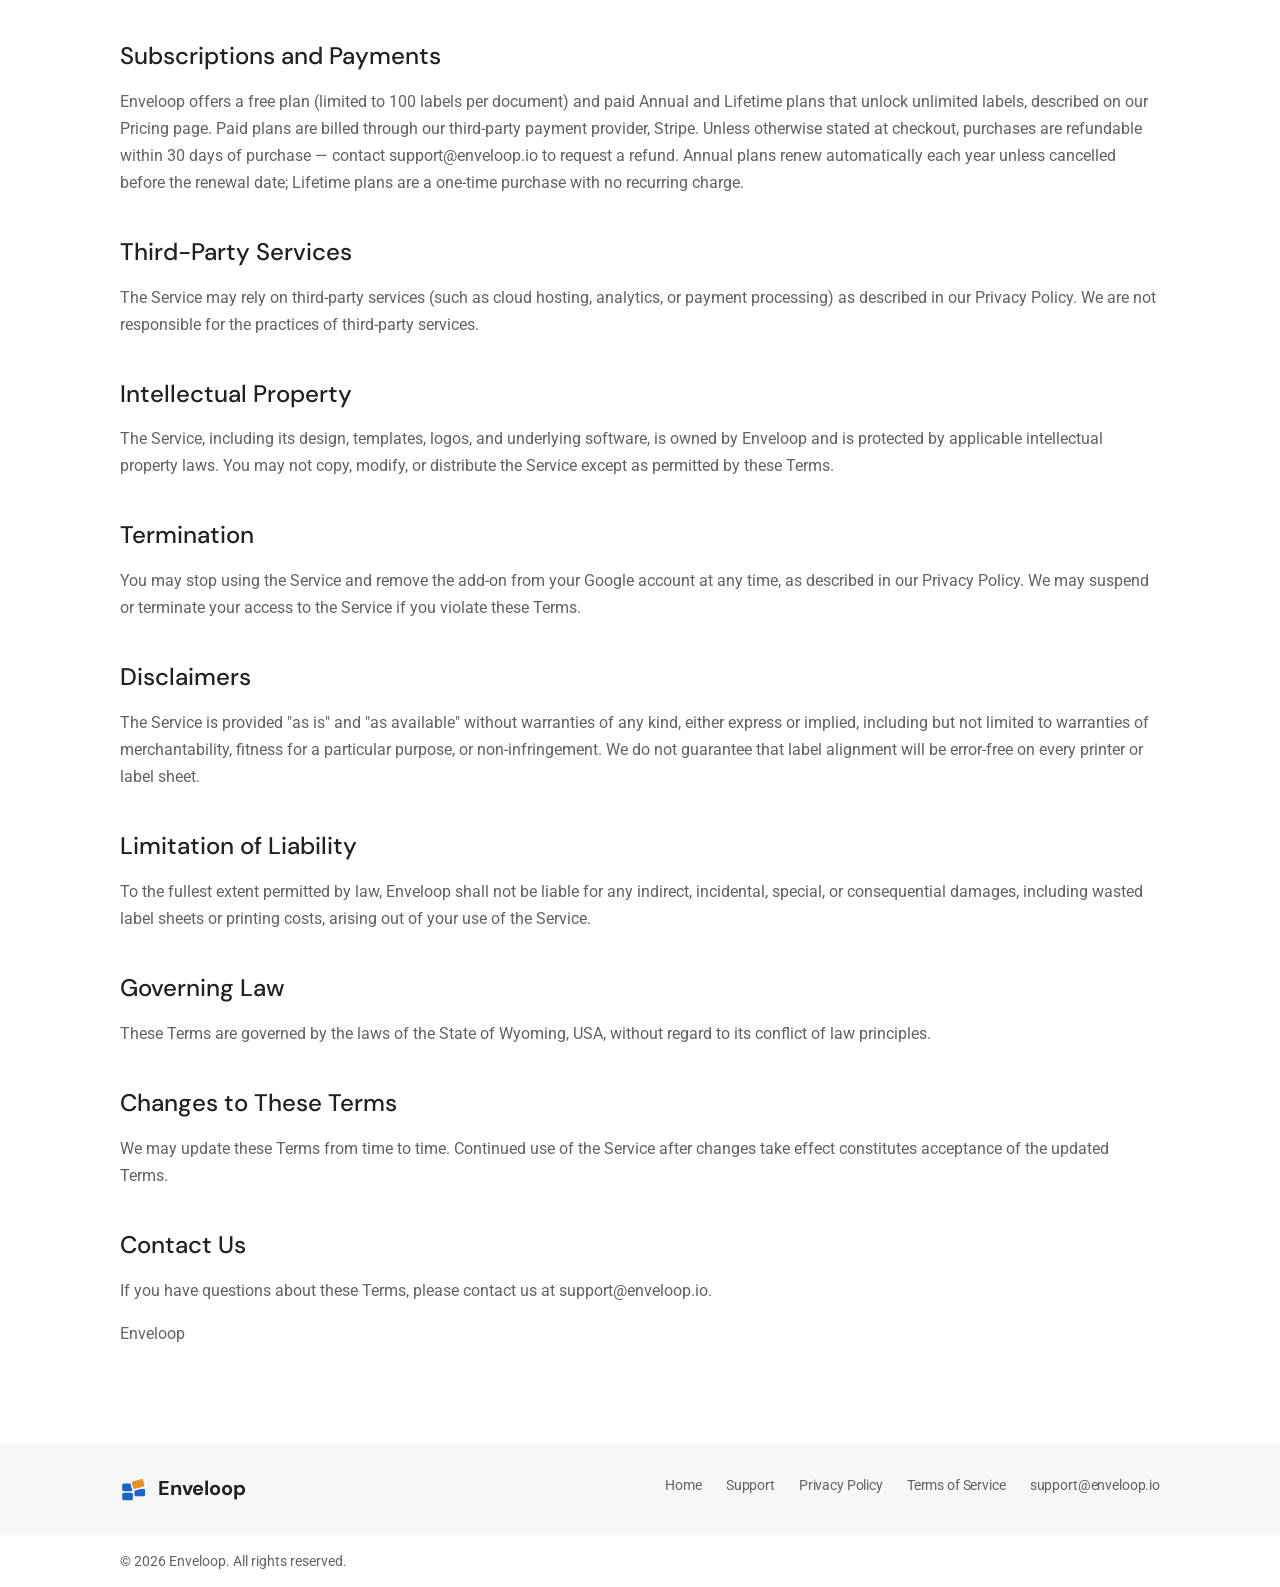
<file: terms-of-service.html>
<!doctype html>
<html lang="en">
<head>
  <meta charset="UTF-8">
  <meta name="viewport" content="width=device-width, initial-scale=1">
  <title>Terms of Service | Free Label Maker for Avery™ Labels</title>
  <meta name="description" content="Terms of Service for Free Label Maker for Avery™ Labels, the Enveloop Google Workspace add-on.">
  <meta name="application-name" content="Free Label Maker for Avery™ Labels">
  <link rel="preconnect" href="https://fonts.googleapis.com">
  <link rel="preconnect" href="https://fonts.gstatic.com" crossorigin>
  <link href="https://fonts.googleapis.com/css2?family=DM+Sans:ital,opsz,wght@0,9..40,100..1000;1,9..40,100..1000&family=Roboto:ital,wght@0,100;0,300;0,400;0,500;0,700;0,900;1,100;1,300;1,400;1,500;1,700;1,900&display=swap" rel="stylesheet">
  <link rel="icon" type="image/svg+xml" href="favicon.svg">
  <link rel="icon" type="image/png" sizes="32x32" href="assets/images/logo-32.png">
  <link rel="icon" type="image/png" sizes="128x128" href="assets/images/logo-128.png">
  <link rel="apple-touch-icon" href="assets/images/logo-512.png">
  <link rel="stylesheet" href="assets/css/style.css">
</head>
<body>

  <header class="site-header">
    <div class="container header-inner">
      <a href="index.html" class="logo" aria-label="Enveloop home">
        <img src="assets/images/logo.svg" alt="" class="logo-mark" width="28" height="28">
        <span class="logo-text">Enveloop</span>
      </a>
      <nav class="nav" id="nav-menu">
        <a href="index.html">Home</a>
        <a href="support.html">Support</a>
        <a href="index.html#contact">Contact</a>
      </nav>
      <button class="nav-toggle" aria-label="Toggle navigation" aria-expanded="false" aria-controls="nav-menu">
        <svg viewBox="0 0 24 24" fill="none" stroke="#202124" stroke-width="2" stroke-linecap="round">
          <line x1="3" y1="6" x2="21" y2="6"></line>
          <line x1="3" y1="12" x2="21" y2="12"></line>
          <line x1="3" y1="18" x2="21" y2="18"></line>
        </svg>
      </button>
    </div>
  </header>

  <main class="section legal-page">
    <div class="container">
      <h1>Terms of Service</h1>
      <p class="effective-date">Effective date: July 21, 2026</p>

      <nav class="legal-toc" aria-label="Table of contents">
        <p>Contents</p>
        <ol>
          <li><a href="#acceptance">Acceptance of Terms</a></li>
          <li><a href="#description">Description of Service</a></li>
          <li><a href="#accounts">Accounts and Eligibility</a></li>
          <li><a href="#acceptable-use">Acceptable Use</a></li>
          <li><a href="#user-content">User Content</a></li>
          <li><a href="#payments">Subscriptions and Payments</a></li>
          <li><a href="#third-party-services">Third-Party Services</a></li>
          <li><a href="#intellectual-property">Intellectual Property</a></li>
          <li><a href="#termination">Termination</a></li>
          <li><a href="#disclaimers">Disclaimers</a></li>
          <li><a href="#liability">Limitation of Liability</a></li>
          <li><a href="#governing-law">Governing Law</a></li>
          <li><a href="#changes">Changes to These Terms</a></li>
          <li><a href="#contact">Contact Us</a></li>
        </ol>
      </nav>

      <article class="legal-content">
        <h2 id="acceptance">Acceptance of Terms</h2>
        <p>By installing, accessing, or using the "Free Label Maker for Avery™ Labels" add-on for Google Docs and Sheets or the enveloop.io website (together, the "Service"), operated by Enveloop ("we", "us", or "our"), you agree to be bound by these Terms of Service ("Terms"). If you do not agree to these Terms, please do not use the Service.</p>

        <h2 id="description">Description of Service</h2>
        <p>Enveloop is a Google Workspace add-on that mail merges data from a Google Sheet into label templates, producing a print-ready Google Doc. The Service's features, templates, and supported label formats may change over time as we improve the product.</p>

        <h2 id="accounts">Accounts and Eligibility</h2>
        <p>You must be at least 13 years old to use the Service, and you access it through your existing Google account. You are responsible for maintaining the security of your Google account and for all activity that occurs through it while using the Service.</p>

        <h2 id="acceptable-use">Acceptable Use</h2>
        <p>You agree not to use the Service to: violate any applicable law; infringe the rights of others; upload or mail-merge content you do not have the right to use or share; attempt to disrupt, reverse engineer, or circumvent licensing checks in the Service; or resell or sublicense the Service without our written permission.</p>

        <h2 id="user-content">User Content</h2>
        <p>You retain full ownership of the content in your Google Docs and Sheets ("User Content"). By using the Service, you grant Enveloop a limited license to access and process the specific document or sheet you are working in solely to generate the labels you request. You are responsible for ensuring you have the right to use and mail-merge any User Content, including any personal data of third parties it may contain.</p>

        <h2 id="payments">Subscriptions and Payments</h2>
        <p>Enveloop offers a free plan (limited to 100 labels per document) and paid Annual and Lifetime plans that unlock unlimited labels, described on our Pricing page. Paid plans are billed through our third-party payment provider, Stripe. Unless otherwise stated at checkout, purchases are refundable within 30 days of purchase — contact <a href="mailto:support@enveloop.io">support@enveloop.io</a> to request a refund. Annual plans renew automatically each year unless cancelled before the renewal date; Lifetime plans are a one-time purchase with no recurring charge.</p>

        <h2 id="third-party-services">Third-Party Services</h2>
        <p>The Service may rely on third-party services (such as cloud hosting, analytics, or payment processing) as described in our <a href="https://enveloop.io/privacy-policy.html">Privacy Policy</a>. We are not responsible for the practices of third-party services.</p>

        <h2 id="intellectual-property">Intellectual Property</h2>
        <p>The Service, including its design, templates, logos, and underlying software, is owned by Enveloop and is protected by applicable intellectual property laws. You may not copy, modify, or distribute the Service except as permitted by these Terms.</p>

        <h2 id="termination">Termination</h2>
        <p>You may stop using the Service and remove the add-on from your Google account at any time, as described in our <a href="privacy-policy.html#your-rights">Privacy Policy</a>. We may suspend or terminate your access to the Service if you violate these Terms.</p>

        <h2 id="disclaimers">Disclaimers</h2>
        <p>The Service is provided "as is" and "as available" without warranties of any kind, either express or implied, including but not limited to warranties of merchantability, fitness for a particular purpose, or non-infringement. We do not guarantee that label alignment will be error-free on every printer or label sheet.</p>

        <h2 id="liability">Limitation of Liability</h2>
        <p>To the fullest extent permitted by law, Enveloop shall not be liable for any indirect, incidental, special, or consequential damages, including wasted label sheets or printing costs, arising out of your use of the Service.</p>

        <h2 id="governing-law">Governing Law</h2>
        <p>These Terms are governed by the laws of the State of Wyoming, USA, without regard to its conflict of law principles.</p>

        <h2 id="changes">Changes to These Terms</h2>
        <p>We may update these Terms from time to time. Continued use of the Service after changes take effect constitutes acceptance of the updated Terms.</p>

        <h2 id="contact">Contact Us</h2>
        <p>If you have questions about these Terms, please contact us at <a href="mailto:support@enveloop.io">support@enveloop.io</a>.</p>
        <p>Enveloop</p>
      </article>
    </div>
  </main>

  <footer>
    <div class="footer-top">
      <div class="container footer-top-inner">
        <div class="footer-brand">
          <a href="index.html" class="logo" aria-label="Enveloop home">
            <img src="assets/images/logo.svg" alt="" class="logo-mark" width="28" height="28">
            <span class="logo-text">Enveloop</span>
          </a>
        </div>
        <nav class="footer-nav">
          <a href="index.html">Home</a>
          <a href="support.html">Support</a>
          <a href="https://enveloop.io/privacy-policy.html">Privacy Policy</a>
          <a href="https://enveloop.io/terms-of-service.html">Terms of Service</a>
          <a href="mailto:support@enveloop.io" class="email-link">support@enveloop.io</a>
        </nav>
      </div>
    </div>
    <div class="footer-bottom">
      <div class="container">
        <p>&copy; 2026 Enveloop. All rights reserved.</p>
      </div>
    </div>
  </footer>

  <script src="assets/js/main.js" defer></script>
</body>
</html>
</file>
<file: assets/css/style.css>
/* ==========================================================================
   Tokens
   ========================================================================== */
:root {
  --color-text: #202124;
  --color-text-muted: #5f6368;
  --color-border: #e3e4e8;
  --color-hover-bg: #f1f2f3;
  --color-placeholder: #9c9fab;
  --color-primary: #1a63c9;
  --color-primary-hover: #144e9e;
  --color-primary-light-bg: #eff4fb;
  --color-accent: #7db1ec;
  --color-danger: #ff3b30;
  --color-bg-alt: #f7f7f8;
  --color-white: #ffffff;

  --font-heading: "DM Sans", sans-serif;
  --font-body: "Roboto", sans-serif;

  --space-1: 8px;
  --space-2: 16px;
  --space-3: 24px;
  --space-4: 32px;
  --space-5: 40px;
  --space-6: 48px;
  --space-8: 64px;
  --space-10: 80px;

  --radius-sm: 6px;
  --radius-md: 8px;
  --radius-lg: 12px;
  --radius-xl: 16px;

  --container-width: 1088px;
}

/* ==========================================================================
   Reset
   ========================================================================== */
*, *::before, *::after {
  box-sizing: border-box;
}

html {
  scroll-behavior: smooth;
}

body {
  margin: 0;
}

img, svg {
  display: block;
  max-width: 100%;
}

a {
  color: inherit;
  text-decoration: none;
}

ul {
  margin: 0;
  padding: 0;
  list-style: none;
}

/* ==========================================================================
   Base typography
   ========================================================================== */
body {
  font-family: var(--font-body);
  font-size: 18px;
  line-height: 150%;
  color: var(--color-text-muted);
  background: var(--color-white);
}

h1, h2, h3, h4 {
  font-family: var(--font-heading);
  color: var(--color-text);
  margin: 0 0 var(--space-2);
}

h1 {
  font-weight: 400;
  letter-spacing: -0.02em;
  font-size: 40px;
  line-height: 120%;
  margin-bottom: var(--space-5);
}

h2 {
  font-weight: 500;
  font-size: 32px;
  line-height: 125%;
}

h3 {
  font-weight: 500;
  font-size: 24px;
  line-height: 133%;
}

p {
  margin: 0 0 var(--space-2);
}

@media (min-width: 992px) {
  h1 {
    font-size: 60px;
    line-height: 117%;
  }

  h2 {
    font-size: 36px;
    line-height: 122%;
  }
}

/* ==========================================================================
   Layout helpers
   ========================================================================== */
.container {
  width: 100%;
  max-width: var(--container-width);
  margin-inline: auto;
  padding-inline: var(--space-2);
}

@media (min-width: 1200px) {
  .container {
    padding-inline: var(--space-3);
  }
}

.section {
  padding-block: var(--space-5);
}

@media (min-width: 992px) {
  .section {
    padding-block: var(--space-10);
  }
}

.section-alt {
  background: var(--color-bg-alt);
}

/* ==========================================================================
   Buttons
   ========================================================================== */
.btn {
  position: relative;
  display: inline-flex;
  align-items: center;
  justify-content: center;
  white-space: nowrap;
  font-family: var(--font-heading);
  font-size: 16px;
  line-height: 150%;
  font-weight: 500;
  letter-spacing: -0.01em;
  border-radius: var(--radius-sm);
  padding: 12px 24px;
  border: 1px solid transparent;
  cursor: pointer;
  transition: background-color 0.15s ease, border-color 0.15s ease, color 0.15s ease;
}

.btn-primary {
  background: var(--color-primary);
  border-color: var(--color-primary);
  color: var(--color-white);
}

.btn-primary:hover {
  background: var(--color-primary-hover);
  border-color: var(--color-primary-hover);
}

.btn-outlined {
  background: var(--color-white);
  border-color: var(--color-border);
  color: var(--color-text);
}

.btn-outlined:hover {
  background: var(--color-hover-bg);
}

/* ==========================================================================
   Header
   ========================================================================== */
.site-header {
  position: sticky;
  top: 0;
  z-index: 100;
  background: var(--color-white);
  border-bottom: 1px solid var(--color-border);
}

.header-inner {
  display: flex;
  align-items: center;
  justify-content: space-between;
  min-height: 64px;
  gap: var(--space-2);
}

.logo {
  display: inline-flex;
  align-items: center;
  gap: 10px;
  flex-shrink: 0;
}

.logo-mark {
  width: 28px;
  height: 28px;
  border-radius: var(--radius-sm);
}

.logo-text {
  font-family: var(--font-heading);
  font-size: 20px;
  font-weight: 700;
  letter-spacing: -0.01em;
  color: var(--color-text);
}

.nav {
  display: flex;
  align-items: center;
  gap: var(--space-3);
}

.nav a {
  font-family: var(--font-heading);
  font-size: 14px;
  font-weight: 500;
  letter-spacing: -0.01em;
  color: var(--color-text-muted);
  padding: 8px 4px;
}

.nav a:hover,
.nav a[aria-current="page"] {
  color: var(--color-primary);
}

.nav-toggle {
  display: none;
  align-items: center;
  justify-content: center;
  width: 40px;
  height: 40px;
  padding: 0;
  border: 0;
  background: transparent;
  cursor: pointer;
}

.nav-toggle svg {
  width: 24px;
  height: 24px;
}

@media (max-width: 767px) {
  .nav-toggle {
    display: inline-flex;
  }

  .nav {
    position: absolute;
    top: 100%;
    left: 0;
    right: 0;
    flex-direction: column;
    align-items: flex-start;
    gap: 0;
    background: var(--color-white);
    border-bottom: 1px solid var(--color-border);
    padding: var(--space-2);
    display: none;
  }

  .nav.is-open {
    display: flex;
  }

  .nav a {
    width: 100%;
    padding: 12px 4px;
  }
}

/* ==========================================================================
   Hero
   ========================================================================== */
.hero {
  text-align: center;
}

.hero .lede {
  max-width: 640px;
  margin: 0 auto var(--space-4);
  font-size: 18px;
  line-height: 150%;
}

.hero-actions {
  display: flex;
  flex-wrap: wrap;
  justify-content: center;
  gap: var(--space-2);
}

/* ==========================================================================
   How it works (steps)
   ========================================================================== */
.steps {
  display: grid;
  gap: var(--space-3);
  grid-template-columns: 1fr;
  counter-reset: step;
}

@media (min-width: 768px) {
  .steps {
    grid-template-columns: repeat(3, 1fr);
  }
}

.step-card {
  border: 1px solid var(--color-border);
  border-radius: var(--radius-md);
  padding: var(--space-3);
  background: var(--color-white);
}

.step-number {
  display: inline-flex;
  align-items: center;
  justify-content: center;
  width: 32px;
  height: 32px;
  margin-bottom: var(--space-2);
  border-radius: 50%;
  background: var(--color-primary-light-bg);
  color: var(--color-primary-hover);
  font-family: var(--font-heading);
  font-weight: 700;
  font-size: 14px;
}

.step-card h3 {
  font-size: 18px;
  margin-bottom: var(--space-1);
}

.step-card p {
  margin-bottom: 0;
  font-size: 16px;
}

/* ==========================================================================
   Features
   ========================================================================== */
.features-grid {
  display: grid;
  gap: var(--space-3);
  grid-template-columns: 1fr;
}

@media (min-width: 768px) {
  .features-grid {
    grid-template-columns: repeat(2, 1fr);
  }
}

@media (min-width: 1200px) {
  .features-grid {
    grid-template-columns: repeat(4, 1fr);
  }
}

.feature-card {
  border: 1px solid var(--color-border);
  border-radius: var(--radius-md);
  padding: var(--space-3);
}

.feature-card h3 {
  font-size: 18px;
  margin-bottom: var(--space-1);
}

.feature-card p {
  margin-bottom: 0;
  font-size: 16px;
}

/* ==========================================================================
   Icon features (centered icon-led feature list)
   ========================================================================== */
.icon-features-section {
  text-align: center;
}

.icon-features {
  display: grid;
  gap: var(--space-6) var(--space-4);
  grid-template-columns: 1fr;
}

@media (min-width: 768px) {
  .icon-features {
    grid-template-columns: repeat(3, 1fr);
  }
}

.feature-icon-badge {
  display: flex;
  align-items: center;
  justify-content: center;
  width: 64px;
  height: 64px;
  margin: 0 auto var(--space-2);
  border-radius: 50%;
  background: var(--color-primary-light-bg);
  color: var(--color-primary);
}

.feature-icon-badge svg {
  width: 32px;
  height: 32px;
}

.icon-feature-item h3 {
  font-size: 18px;
  margin-bottom: var(--space-1);
}

.icon-feature-item p {
  margin-bottom: 0;
  font-size: 16px;
}

/* ==========================================================================
   Page header (Pricing / Support)
   ========================================================================== */
.page-header {
  text-align: center;
}

.page-header .lede {
  max-width: 560px;
  margin: 0 auto;
  font-size: 18px;
}

/* ==========================================================================
   Pricing
   ========================================================================== */
.pricing-grid {
  display: grid;
  gap: var(--space-3);
  grid-template-columns: 1fr;
  align-items: stretch;
}

@media (min-width: 768px) {
  .pricing-grid {
    grid-template-columns: repeat(3, 1fr);
  }
}

.pricing-card {
  position: relative;
  display: flex;
  flex-direction: column;
  border: 1px solid var(--color-border);
  border-radius: var(--radius-lg);
  padding: var(--space-4);
  background: var(--color-white);
}

.pricing-card--featured {
  border-color: var(--color-primary);
  box-shadow: 0 0 0 1px var(--color-primary);
}

.pricing-badge {
  position: absolute;
  top: -14px;
  left: var(--space-4);
  background: var(--color-primary);
  color: var(--color-white);
  font-family: var(--font-heading);
  font-size: 12px;
  font-weight: 700;
  letter-spacing: 0.02em;
  text-transform: uppercase;
  padding: 4px 12px;
  border-radius: var(--radius-xl);
}

.pricing-card h3 {
  margin-bottom: 4px;
}

.pricing-price {
  font-family: var(--font-heading);
  color: var(--color-text);
  font-size: 36px;
  font-weight: 500;
  letter-spacing: -0.02em;
  margin-bottom: var(--space-3);
}

.pricing-price span {
  font-size: 16px;
  font-weight: 400;
  color: var(--color-text-muted);
}

.pricing-features {
  margin-bottom: var(--space-4);
  flex-grow: 1;
}

.pricing-features li {
  position: relative;
  padding-left: 24px;
  margin-bottom: var(--space-1);
  font-size: 15px;
}

.pricing-features li::before {
  content: "";
  position: absolute;
  left: 0;
  top: 8px;
  width: 14px;
  height: 10px;
  border-left: 2px solid var(--color-primary);
  border-bottom: 2px solid var(--color-primary);
  transform: rotate(-45deg);
}

.pricing-card .btn {
  width: 100%;
}

.pricing-note {
  text-align: center;
  margin-top: var(--space-4);
  font-size: 15px;
}

.pricing-note a {
  color: var(--color-primary);
}

/* ==========================================================================
   FAQ
   ========================================================================== */
.faq {
  max-width: 720px;
  margin: 0 auto;
}

.faq-item {
  border-bottom: 1px solid var(--color-border);
  padding-block: var(--space-2);
}

.faq-item summary {
  cursor: pointer;
  font-family: var(--font-heading);
  font-weight: 500;
  font-size: 17px;
  color: var(--color-text);
  list-style: none;
}

.faq-item summary::-webkit-details-marker {
  display: none;
}

.faq-item summary::before {
  content: "+";
  display: inline-block;
  width: 20px;
  color: var(--color-primary);
  font-weight: 700;
}

.faq-item[open] summary::before {
  content: "\2212";
}

.faq-item p {
  margin: var(--space-1) 0 0 20px;
  font-size: 15px;
}

/* ==========================================================================
   Contact section
   ========================================================================== */
.contact-section {
  text-align: center;
}

.contact-section .email-fallback {
  margin-top: var(--space-2);
  font-size: 14px;
}

.contact-section .email-fallback a {
  color: var(--color-primary);
}

/* ==========================================================================
   Footer
   ========================================================================== */
.footer-top {
  background: var(--color-bg-alt);
  padding-block: var(--space-4);
}

.footer-top-inner {
  display: flex;
  flex-wrap: wrap;
  align-items: flex-start;
  justify-content: space-between;
  gap: var(--space-3);
}

.footer-brand {
  display: flex;
  flex-direction: column;
  gap: var(--space-1);
}

.footer-nav {
  display: flex;
  flex-wrap: wrap;
  gap: var(--space-3);
}

.footer-nav a,
.footer-top .email-link {
  font-size: 14px;
  line-height: 143%;
  letter-spacing: -0.01em;
  color: var(--color-text-muted);
}

.footer-nav a:hover,
.footer-top .email-link:hover {
  color: var(--color-primary);
}

.footer-bottom {
  background: var(--color-white);
  padding-block: var(--space-2);
}

.footer-bottom p {
  margin: 0;
  font-size: 14px;
  line-height: 143%;
  color: var(--color-text-muted);
}

/* ==========================================================================
   Legal pages (Privacy Policy / Terms of Service)
   ========================================================================== */
.legal-page h1 {
  margin-bottom: var(--space-1);
}

.effective-date {
  font-size: 14px;
  color: var(--color-placeholder);
  margin-bottom: var(--space-5);
}

.legal-toc {
  border: 1px solid var(--color-border);
  border-radius: var(--radius-md);
  padding: var(--space-3);
  margin-bottom: var(--space-5);
}

.legal-toc p {
  font-family: var(--font-heading);
  font-weight: 500;
  color: var(--color-text);
  margin-bottom: var(--space-1);
}

.legal-toc ol {
  margin: 0;
  padding-left: 20px;
}

.legal-toc li {
  font-size: 14px;
  margin-bottom: 4px;
}

.legal-toc a {
  color: var(--color-text-muted);
}

.legal-toc a:hover {
  color: var(--color-primary);
}

.legal-content h2 {
  font-size: 24px;
  line-height: 133%;
  margin-top: var(--space-5);
  margin-bottom: var(--space-2);
  scroll-margin-top: 80px;
}

.legal-content h2:first-of-type {
  margin-top: 0;
}

.legal-content p,
.legal-content li {
  font-size: 16px;
  margin-bottom: var(--space-2);
}

.legal-content ul {
  padding-left: 20px;
  list-style: disc;
}

.legal-content strong {
  color: var(--color-text);
}
</file>
